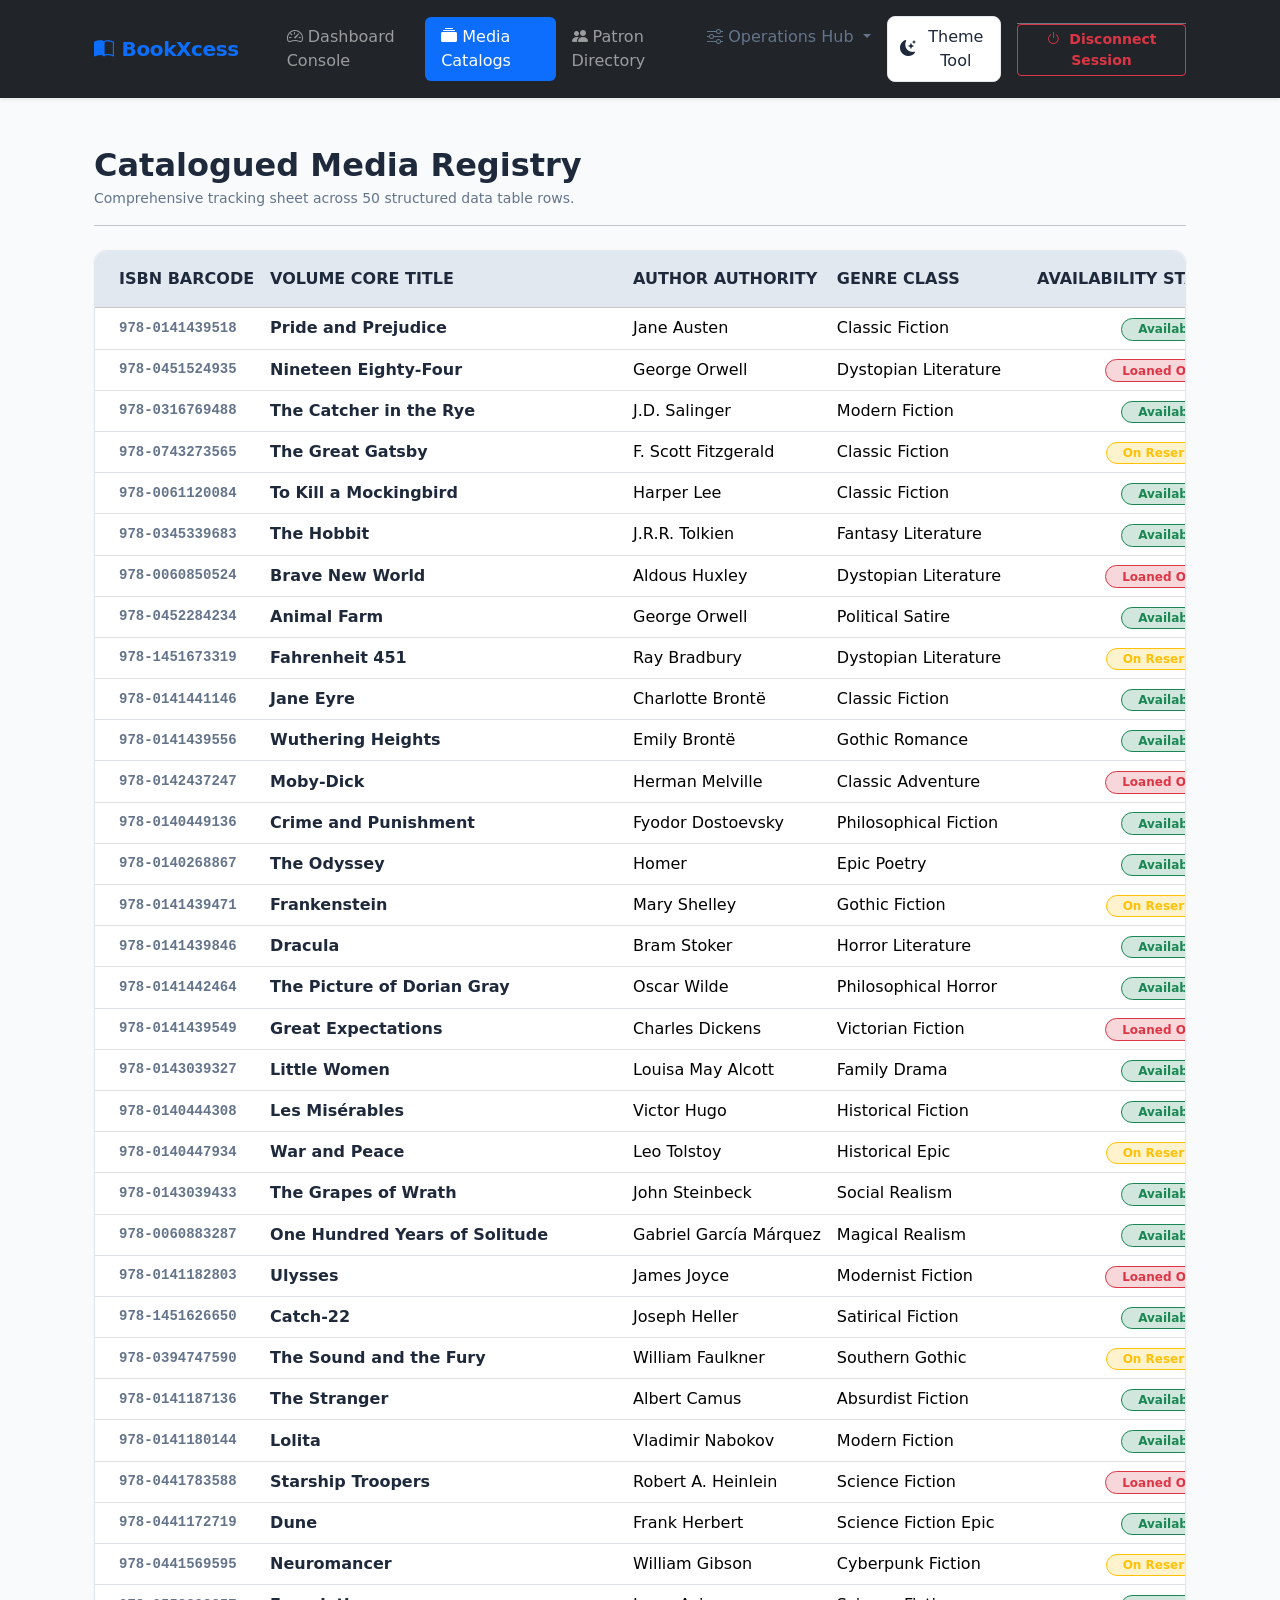
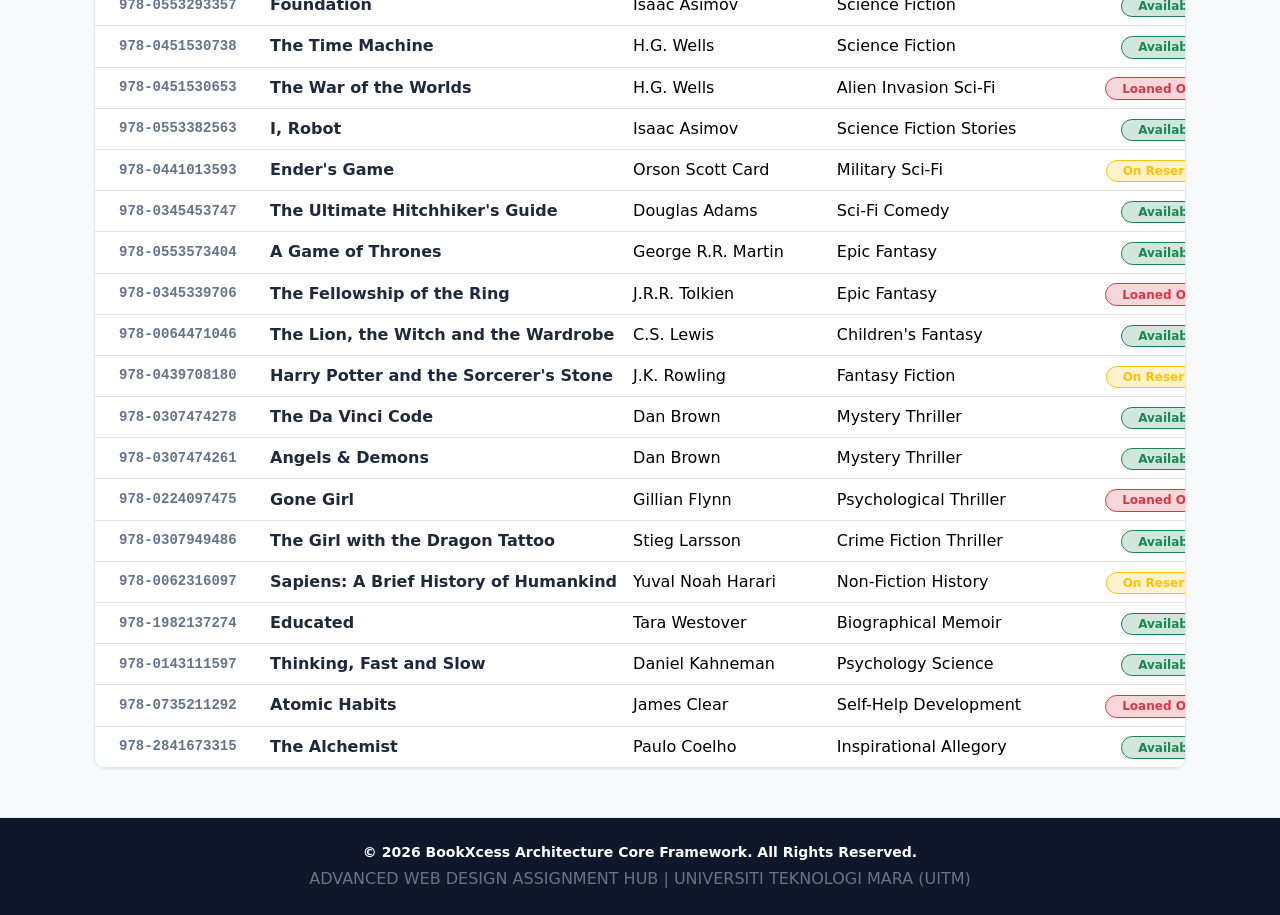
<file: books.html>
<!DOCTYPE html>
<html lang="en">
<head>
    <meta charset="UTF-8">
    <meta name="viewport" content="width=device-width, initial-scale=1.0">
    <title>BookXcess - Media Catalog Matrix</title>
    <meta name="description" content="IMS566 Modern Tabular Core Inventory Dataset Sheet Presenter Module View">
    
    <link href="https://cdn.jsdelivr.net/npm/bootstrap@5.3.2/dist/css/bootstrap.min.css" rel="stylesheet">
    <link href="https://cdn.jsdelivr.net/npm/bootstrap-icons@1.11.1/font/bootstrap-icons.css" rel="stylesheet">
    <link href="layout.css" rel="stylesheet">
</head>
<body>

    <nav class="navbar navbar-expand-lg navbar-dark bg-dark shadow-sm py-3">
        <div class="container px-4">
            <a class="navbar-brand navbar-custom-brand-link" href="dashboard.html"><i class="bi bi-book-half me-2"></i>BookXcess</a>
            <button class="navbar-toggler border-0" type="button" data-bs-toggle="collapse" data-bs-target="#modularSystemNavigationDropdown"><span class="navbar-toggler-icon"></span></button>
            <div class="collapse navbar-collapse" id="modularSystemNavigationDropdown">
                <ul class="navbar-nav me-auto mb-2 mb-lg-0 ms-lg-3">
                    <li class="nav-item my-1 my-lg-0"><a class="nav-link py-2 px-3" href="dashboard.html"><i class="bi bi-speedometer2 me-1.5"></i> Dashboard Console</a></li>
                    <li class="nav-item my-1 my-lg-0"><a class="nav-link active py-2 px-3 rounded text-white bg-primary bg-lg-transparent" href="books.html"><i class="bi bi-collection-fill me-1.5"></i> Media Catalogs</a></li>
                    <li class="nav-item my-1 my-lg-0"><a class="nav-link py-2 px-3" href="members.html"><i class="bi bi-people-fill me-1.5"></i> Patron Directory</a></li>
                    
                    <li class="nav-item dropdown my-1 my-lg-0">
                        <a class="nav-link dropdown-toggle py-2 px-3 text-secondary" href="#" id="systemServiceDropdownMenu" role="button" data-bs-toggle="dropdown" aria-expanded="false">
                            <i class="bi bi-sliders me-1.5"></i> Operations Hub
                        </a>
                        <ul class="dropdown-menu dropdown-menu-dark bg-dark border-secondary shadow" aria-labelledby="systemServiceDropdownMenu">
                            <li><a class="dropdown-item py-2" href="books.html"><i class="bi bi-plus-circle me-2"></i> Add Catalog Volume</a></li>
                            <li><a class="dropdown-item py-2" href="members.html"><i class="bi bi-person-plus me-2"></i> Register Borrower</a></li>
                            <li><hr class="dropdown-divider border-secondary"></li>
                            <li><a class="dropdown-item py-2 text-info" href="#"><i class="bi bi-file-earmark-bar-graph me-2"></i> Export Analytics</a></li>
                        </ul>
                    </li>
                </ul>
                
                <div class="d-flex align-items-center mb-3 mb-lg-0 me-lg-3">
                    <button class="theme-utility-btn w-100" onclick="toggleSystemTheme()" aria-label="Switch Mode">
                        <i id="themeToggleIcon" class="bi bi-moon-stars-fill me-2"></i>Theme Tool
                    </button>
                </div>

                <div class="d-flex border-top border-secondary pt-3 pt-lg-0 border-top-lg-0"><a href="index.html" class="btn btn-outline-danger btn-sm w-100 px-3 fw-bold"><i class="bi bi-power me-1"></i> Disconnect Session</a></div>
            </div>
        </div>
    </nav>

    <main class="application-view-wrapper container my-5 px-4">
        <header class="mb-4">
            <h2 class="fw-bold text-dark mb-1">Catalogued Media Registry</h2>
            <p class="text-secondary small mb-0">Comprehensive tracking sheet across 50 structured data table rows.</p>
            <hr class="opacity-10">
        </header>

        <section class="card data-display-container-card" aria-label="Structured Collection Data Grid">
            <div class="table-layout-boundary table-responsive">
                <table class="table table-hover align-middle mb-0 text-nowrap">
                    <thead class="table-light text-uppercase fs-7 tracking-wider text-secondary">
                        <tr>
                            <th class="ps-4 py-3">ISBN Barcode</th>
                            <th class="py-3">Volume Core Title</th>
                            <th class="py-3">Author Authority</th>
                            <th class="py-3">Genre Class</th>
                            <th class="pe-4 py-3 text-end">Availability State</th>
                        </tr>
                    </thead>
                    <tbody>
                        <tr>
                            <td class="ps-4 font-monospace text-primary small fw-semibold">978-0141439518</td>
                            <td class="fw-bold text-dark">Pride and Prejudice</td>
                            <td>Jane Austen</td>
                            <td>Classic Fiction</td>
                            <td class="pe-4 text-end"><span class="badge bg-success-subtle text-success border border-success px-3 py-1.5 rounded-pill">Available</span></td>
                        </tr>
                        <tr>
                            <td class="ps-4 font-monospace text-primary small fw-semibold">978-0451524935</td>
                            <td class="fw-bold text-dark">Nineteen Eighty-Four</td>
                            <td>George Orwell</td>
                            <td>Dystopian Literature</td>
                            <td class="pe-4 text-end"><span class="badge bg-danger-subtle text-danger border border-danger px-3 py-1.5 rounded-pill">Loaned Out</span></td>
                        </tr>
                        <tr>
                            <td class="ps-4 font-monospace text-primary small fw-semibold">978-0316769488</td>
                            <td class="fw-bold text-dark">The Catcher in the Rye</td>
                            <td>J.D. Salinger</td>
                            <td>Modern Fiction</td>
                            <td class="pe-4 text-end"><span class="badge bg-success-subtle text-success border border-success px-3 py-1.5 rounded-pill">Available</span></td>
                        </tr>
                        <tr>
                            <td class="ps-4 font-monospace text-primary small fw-semibold">978-0743273565</td>
                            <td class="fw-bold text-dark">The Great Gatsby</td>
                            <td>F. Scott Fitzgerald</td>
                            <td>Classic Fiction</td>
                            <td class="pe-4 text-end"><span class="badge bg-warning-subtle text-warning border border-warning px-3 py-1.5 rounded-pill">On Reserve</span></td>
                        </tr>
                        <tr>
                            <td class="ps-4 font-monospace text-primary small fw-semibold">978-0061120084</td>
                            <td class="fw-bold text-dark">To Kill a Mockingbird</td>
                            <td>Harper Lee</td>
                            <td>Classic Fiction</td>
                            <td class="pe-4 text-end"><span class="badge bg-success-subtle text-success border border-success px-3 py-1.5 rounded-pill">Available</span></td>
                        </tr>
                        <tr>
                            <td class="ps-4 font-monospace text-primary small fw-semibold">978-0345339683</td>
                            <td class="fw-bold text-dark">The Hobbit</td>
                            <td>J.R.R. Tolkien</td>
                            <td>Fantasy Literature</td>
                            <td class="pe-4 text-end"><span class="badge bg-success-subtle text-success border border-success px-3 py-1.5 rounded-pill">Available</span></td>
                        </tr>
                        <tr>
                            <td class="ps-4 font-monospace text-primary small fw-semibold">978-0060850524</td>
                            <td class="fw-bold text-dark">Brave New World</td>
                            <td>Aldous Huxley</td>
                            <td>Dystopian Literature</td>
                            <td class="pe-4 text-end"><span class="badge bg-danger-subtle text-danger border border-danger px-3 py-1.5 rounded-pill">Loaned Out</span></td>
                        </tr>
                        <tr>
                            <td class="ps-4 font-monospace text-primary small fw-semibold">978-0452284234</td>
                            <td class="fw-bold text-dark">Animal Farm</td>
                            <td>George Orwell</td>
                            <td>Political Satire</td>
                            <td class="pe-4 text-end"><span class="badge bg-success-subtle text-success border border-success px-3 py-1.5 rounded-pill">Available</span></td>
                        </tr>
                        <tr>
                            <td class="ps-4 font-monospace text-primary small fw-semibold">978-1451673319</td>
                            <td class="fw-bold text-dark">Fahrenheit 451</td>
                            <td>Ray Bradbury</td>
                            <td>Dystopian Literature</td>
                            <td class="pe-4 text-end"><span class="badge bg-warning-subtle text-warning border border-warning px-3 py-1.5 rounded-pill">On Reserve</span></td>
                        </tr>
                        <tr>
                            <td class="ps-4 font-monospace text-primary small fw-semibold">978-0141441146</td>
                            <td class="fw-bold text-dark">Jane Eyre</td>
                            <td>Charlotte Brontë</td>
                            <td>Classic Fiction</td>
                            <td class="pe-4 text-end"><span class="badge bg-success-subtle text-success border border-success px-3 py-1.5 rounded-pill">Available</span></td>
                        </tr>
                        <tr>
                            <td class="ps-4 font-monospace text-primary small fw-semibold">978-0141439556</td>
                            <td class="fw-bold text-dark">Wuthering Heights</td>
                            <td>Emily Brontë</td>
                            <td>Gothic Romance</td>
                            <td class="pe-4 text-end"><span class="badge bg-success-subtle text-success border border-success px-3 py-1.5 rounded-pill">Available</span></td>
                        </tr>
                        <tr>
                            <td class="ps-4 font-monospace text-primary small fw-semibold">978-0142437247</td>
                            <td class="fw-bold text-dark">Moby-Dick</td>
                            <td>Herman Melville</td>
                            <td>Classic Adventure</td>
                            <td class="pe-4 text-end"><span class="badge bg-danger-subtle text-danger border border-danger px-3 py-1.5 rounded-pill">Loaned Out</span></td>
                        </tr>
                        <tr>
                            <td class="ps-4 font-monospace text-primary small fw-semibold">978-0140449136</td>
                            <td class="fw-bold text-dark">Crime and Punishment</td>
                            <td>Fyodor Dostoevsky</td>
                            <td>Philosophical Fiction</td>
                            <td class="pe-4 text-end"><span class="badge bg-success-subtle text-success border border-success px-3 py-1.5 rounded-pill">Available</span></td>
                        </tr>
                        <tr>
                            <td class="ps-4 font-monospace text-primary small fw-semibold">978-0140268867</td>
                            <td class="fw-bold text-dark">The Odyssey</td>
                            <td>Homer</td>
                            <td>Epic Poetry</td>
                            <td class="pe-4 text-end"><span class="badge bg-success-subtle text-success border border-success px-3 py-1.5 rounded-pill">Available</span></td>
                        </tr>
                        <tr>
                            <td class="ps-4 font-monospace text-primary small fw-semibold">978-0141439471</td>
                            <td class="fw-bold text-dark">Frankenstein</td>
                            <td>Mary Shelley</td>
                            <td>Gothic Fiction</td>
                            <td class="pe-4 text-end"><span class="badge bg-warning-subtle text-warning border border-warning px-3 py-1.5 rounded-pill">On Reserve</span></td>
                        </tr>
                        <tr>
                            <td class="ps-4 font-monospace text-primary small fw-semibold">978-0141439846</td>
                            <td class="fw-bold text-dark">Dracula</td>
                            <td>Bram Stoker</td>
                            <td>Horror Literature</td>
                            <td class="pe-4 text-end"><span class="badge bg-success-subtle text-success border border-success px-3 py-1.5 rounded-pill">Available</span></td>
                        </tr>
                        <tr>
                            <td class="ps-4 font-monospace text-primary small fw-semibold">978-0141442464</td>
                            <td class="fw-bold text-dark">The Picture of Dorian Gray</td>
                            <td>Oscar Wilde</td>
                            <td>Philosophical Horror</td>
                            <td class="pe-4 text-end"><span class="badge bg-success-subtle text-success border border-success px-3 py-1.5 rounded-pill">Available</span></td>
                        </tr>
                        <tr>
                            <td class="ps-4 font-monospace text-primary small fw-semibold">978-0141439549</td>
                            <td class="fw-bold text-dark">Great Expectations</td>
                            <td>Charles Dickens</td>
                            <td>Victorian Fiction</td>
                            <td class="pe-4 text-end"><span class="badge bg-danger-subtle text-danger border border-danger px-3 py-1.5 rounded-pill">Loaned Out</span></td>
                        </tr>
                        <tr>
                            <td class="ps-4 font-monospace text-primary small fw-semibold">978-0143039327</td>
                            <td class="fw-bold text-dark">Little Women</td>
                            <td>Louisa May Alcott</td>
                            <td>Family Drama</td>
                            <td class="pe-4 text-end"><span class="badge bg-success-subtle text-success border border-success px-3 py-1.5 rounded-pill">Available</span></td>
                        </tr>
                        <tr>
                            <td class="ps-4 font-monospace text-primary small fw-semibold">978-0140444308</td>
                            <td class="fw-bold text-dark">Les Misérables</td>
                            <td>Victor Hugo</td>
                            <td>Historical Fiction</td>
                            <td class="pe-4 text-end"><span class="badge bg-success-subtle text-success border border-success px-3 py-1.5 rounded-pill">Available</span></td>
                        </tr>
                        <tr>
                            <td class="ps-4 font-monospace text-primary small fw-semibold">978-0140447934</td>
                            <td class="fw-bold text-dark">War and Peace</td>
                            <td>Leo Tolstoy</td>
                            <td>Historical Epic</td>
                            <td class="pe-4 text-end"><span class="badge bg-warning-subtle text-warning border border-warning px-3 py-1.5 rounded-pill">On Reserve</span></td>
                        </tr>
                        <tr>
                            <td class="ps-4 font-monospace text-primary small fw-semibold">978-0143039433</td>
                            <td class="fw-bold text-dark">The Grapes of Wrath</td>
                            <td>John Steinbeck</td>
                            <td>Social Realism</td>
                            <td class="pe-4 text-end"><span class="badge bg-success-subtle text-success border border-success px-3 py-1.5 rounded-pill">Available</span></td>
                        </tr>
                        <tr>
                            <td class="ps-4 font-monospace text-primary small fw-semibold">978-0060883287</td>
                            <td class="fw-bold text-dark">One Hundred Years of Solitude</td>
                            <td>Gabriel García Márquez</td>
                            <td>Magical Realism</td>
                            <td class="pe-4 text-end"><span class="badge bg-success-subtle text-success border border-success px-3 py-1.5 rounded-pill">Available</span></td>
                        </tr>
                        <tr>
                            <td class="ps-4 font-monospace text-primary small fw-semibold">978-0141182803</td>
                            <td class="fw-bold text-dark">Ulysses</td>
                            <td>James Joyce</td>
                            <td>Modernist Fiction</td>
                            <td class="pe-4 text-end"><span class="badge bg-danger-subtle text-danger border border-danger px-3 py-1.5 rounded-pill">Loaned Out</span></td>
                        </tr>
                        <tr>
                            <td class="ps-4 font-monospace text-primary small fw-semibold">978-1451626650</td>
                            <td class="fw-bold text-dark">Catch-22</td>
                            <td>Joseph Heller</td>
                            <td>Satirical Fiction</td>
                            <td class="pe-4 text-end"><span class="badge bg-success-subtle text-success border border-success px-3 py-1.5 rounded-pill">Available</span></td>
                        </tr>
                        <tr>
                            <td class="ps-4 font-monospace text-primary small fw-semibold">978-0394747590</td>
                            <td class="fw-bold text-dark">The Sound and the Fury</td>
                            <td>William Faulkner</td>
                            <td>Southern Gothic</td>
                            <td class="pe-4 text-end"><span class="badge bg-warning-subtle text-warning border border-warning px-3 py-1.5 rounded-pill">On Reserve</span></td>
                        </tr>
                        <tr>
                            <td class="ps-4 font-monospace text-primary small fw-semibold">978-0141187136</td>
                            <td class="fw-bold text-dark">The Stranger</td>
                            <td>Albert Camus</td>
                            <td>Absurdist Fiction</td>
                            <td class="pe-4 text-end"><span class="badge bg-success-subtle text-success border border-success px-3 py-1.5 rounded-pill">Available</span></td>
                        </tr>
                        <tr>
                            <td class="ps-4 font-monospace text-primary small fw-semibold">978-0141180144</td>
                            <td class="fw-bold text-dark">Lolita</td>
                            <td>Vladimir Nabokov</td>
                            <td>Modern Fiction</td>
                            <td class="pe-4 text-end"><span class="badge bg-success-subtle text-success border border-success px-3 py-1.5 rounded-pill">Available</span></td>
                        </tr>
                        <tr>
                            <td class="ps-4 font-monospace text-primary small fw-semibold">978-0441783588</td>
                            <td class="fw-bold text-dark">Starship Troopers</td>
                            <td>Robert A. Heinlein</td>
                            <td>Science Fiction</td>
                            <td class="pe-4 text-end"><span class="badge bg-danger-subtle text-danger border border-danger px-3 py-1.5 rounded-pill">Loaned Out</span></td>
                        </tr>
                        <tr>
                            <td class="ps-4 font-monospace text-primary small fw-semibold">978-0441172719</td>
                            <td class="fw-bold text-dark">Dune</td>
                            <td>Frank Herbert</td>
                            <td>Science Fiction Epic</td>
                            <td class="pe-4 text-end"><span class="badge bg-success-subtle text-success border border-success px-3 py-1.5 rounded-pill">Available</span></td>
                        </tr>
                        <tr>
                            <td class="ps-4 font-monospace text-primary small fw-semibold">978-0441569595</td>
                            <td class="fw-bold text-dark">Neuromancer</td>
                            <td>William Gibson</td>
                            <td>Cyberpunk Fiction</td>
                            <td class="pe-4 text-end"><span class="badge bg-warning-subtle text-warning border border-warning px-3 py-1.5 rounded-pill">On Reserve</span></td>
                        </tr>
                        <tr>
                            <td class="ps-4 font-monospace text-primary small fw-semibold">978-0553293357</td>
                            <td class="fw-bold text-dark">Foundation</td>
                            <td>Isaac Asimov</td>
                            <td>Science Fiction</td>
                            <td class="pe-4 text-end"><span class="badge bg-success-subtle text-success border border-success px-3 py-1.5 rounded-pill">Available</span></td>
                        </tr>
                        <tr>
                            <td class="ps-4 font-monospace text-primary small fw-semibold">978-0451530738</td>
                            <td class="fw-bold text-dark">The Time Machine</td>
                            <td>H.G. Wells</td>
                            <td>Science Fiction</td>
                            <td class="pe-4 text-end"><span class="badge bg-success-subtle text-success border border-success px-3 py-1.5 rounded-pill">Available</span></td>
                        </tr>
                        <tr>
                            <td class="ps-4 font-monospace text-primary small fw-semibold">978-0451530653</td>
                            <td class="fw-bold text-dark">The War of the Worlds</td>
                            <td>H.G. Wells</td>
                            <td>Alien Invasion Sci-Fi</td>
                            <td class="pe-4 text-end"><span class="badge bg-danger-subtle text-danger border border-danger px-3 py-1.5 rounded-pill">Loaned Out</span></td>
                        </tr>
                        <tr>
                            <td class="ps-4 font-monospace text-primary small fw-semibold">978-0553382563</td>
                            <td class="fw-bold text-dark">I, Robot</td>
                            <td>Isaac Asimov</td>
                            <td>Science Fiction Stories</td>
                            <td class="pe-4 text-end"><span class="badge bg-success-subtle text-success border border-success px-3 py-1.5 rounded-pill">Available</span></td>
                        </tr>
                        <tr>
                            <td class="ps-4 font-monospace text-primary small fw-semibold">978-0441013593</td>
                            <td class="fw-bold text-dark">Ender's Game</td>
                            <td>Orson Scott Card</td>
                            <td>Military Sci-Fi</td>
                            <td class="pe-4 text-end"><span class="badge bg-warning-subtle text-warning border border-warning px-3 py-1.5 rounded-pill">On Reserve</span></td>
                        </tr>
                        <tr>
                            <td class="ps-4 font-monospace text-primary small fw-semibold">978-0345453747</td>
                            <td class="fw-bold text-dark">The Ultimate Hitchhiker's Guide</td>
                            <td>Douglas Adams</td>
                            <td>Sci-Fi Comedy</td>
                            <td class="pe-4 text-end"><span class="badge bg-success-subtle text-success border border-success px-3 py-1.5 rounded-pill">Available</span></td>
                        </tr>
                        <tr>
                            <td class="ps-4 font-monospace text-primary small fw-semibold">978-0553573404</td>
                            <td class="fw-bold text-dark">A Game of Thrones</td>
                            <td>George R.R. Martin</td>
                            <td>Epic Fantasy</td>
                            <td class="pe-4 text-end"><span class="badge bg-success-subtle text-success border border-success px-3 py-1.5 rounded-pill">Available</span></td>
                        </tr>
                        <tr>
                            <td class="ps-4 font-monospace text-primary small fw-semibold">978-0345339706</td>
                            <td class="fw-bold text-dark">The Fellowship of the Ring</td>
                            <td>J.R.R. Tolkien</td>
                            <td>Epic Fantasy</td>
                            <td class="pe-4 text-end"><span class="badge bg-danger-subtle text-danger border border-danger px-3 py-1.5 rounded-pill">Loaned Out</span></td>
                        </tr>
                        <tr>
                            <td class="ps-4 font-monospace text-primary small fw-semibold">978-0064471046</td>
                            <td class="fw-bold text-dark">The Lion, the Witch and the Wardrobe</td>
                            <td>C.S. Lewis</td>
                            <td>Children's Fantasy</td>
                            <td class="pe-4 text-end"><span class="badge bg-success-subtle text-success border border-success px-3 py-1.5 rounded-pill">Available</span></td>
                        </tr>
                        <tr>
                            <td class="ps-4 font-monospace text-primary small fw-semibold">978-0439708180</td>
                            <td class="fw-bold text-dark">Harry Potter and the Sorcerer's Stone</td>
                            <td>J.K. Rowling</td>
                            <td>Fantasy Fiction</td>
                            <td class="pe-4 text-end"><span class="badge bg-warning-subtle text-warning border border-warning px-3 py-1.5 rounded-pill">On Reserve</span></td>
                        </tr>
                        <tr>
                            <td class="ps-4 font-monospace text-primary small fw-semibold">978-0307474278</td>
                            <td class="fw-bold text-dark">The Da Vinci Code</td>
                            <td>Dan Brown</td>
                            <td>Mystery Thriller</td>
                            <td class="pe-4 text-end"><span class="badge bg-success-subtle text-success border border-success px-3 py-1.5 rounded-pill">Available</span></td>
                        </tr>
                        <tr>
                            <td class="ps-4 font-monospace text-primary small fw-semibold">978-0307474261</td>
                            <td class="fw-bold text-dark">Angels & Demons</td>
                            <td>Dan Brown</td>
                            <td>Mystery Thriller</td>
                            <td class="pe-4 text-end"><span class="badge bg-success-subtle text-success border border-success px-3 py-1.5 rounded-pill">Available</span></td>
                        </tr>
                        <tr>
                            <td class="ps-4 font-monospace text-primary small fw-semibold">978-0224097475</td>
                            <td class="fw-bold text-dark">Gone Girl</td>
                            <td>Gillian Flynn</td>
                            <td>Psychological Thriller</td>
                            <td class="pe-4 text-end"><span class="badge bg-danger-subtle text-danger border border-danger px-3 py-1.5 rounded-pill">Loaned Out</span></td>
                        </tr>
                        <tr>
                            <td class="ps-4 font-monospace text-primary small fw-semibold">978-0307949486</td>
                            <td class="fw-bold text-dark">The Girl with the Dragon Tattoo</td>
                            <td>Stieg Larsson</td>
                            <td>Crime Fiction Thriller</td>
                            <td class="pe-4 text-end"><span class="badge bg-success-subtle text-success border border-success px-3 py-1.5 rounded-pill">Available</span></td>
                        </tr>
                        <tr>
                            <td class="ps-4 font-monospace text-primary small fw-semibold">978-0062316097</td>
                            <td class="fw-bold text-dark">Sapiens: A Brief History of Humankind</td>
                            <td>Yuval Noah Harari</td>
                            <td>Non-Fiction History</td>
                            <td class="pe-4 text-end"><span class="badge bg-warning-subtle text-warning border border-warning px-3 py-1.5 rounded-pill">On Reserve</span></td>
                        </tr>
                        <tr>
                            <td class="ps-4 font-monospace text-primary small fw-semibold">978-1982137274</td>
                            <td class="fw-bold text-dark">Educated</td>
                            <td>Tara Westover</td>
                            <td>Biographical Memoir</td>
                            <td class="pe-4 text-end"><span class="badge bg-success-subtle text-success border border-success px-3 py-1.5 rounded-pill">Available</span></td>
                        </tr>
                        <tr>
                            <td class="ps-4 font-monospace text-primary small fw-semibold">978-0143111597</td>
                            <td class="fw-bold text-dark">Thinking, Fast and Slow</td>
                            <td>Daniel Kahneman</td>
                            <td>Psychology Science</td>
                            <td class="pe-4 text-end"><span class="badge bg-success-subtle text-success border border-success px-3 py-1.5 rounded-pill">Available</span></td>
                        </tr>
                        <tr>
                            <td class="ps-4 font-monospace text-primary small fw-semibold">978-0735211292</td>
                            <td class="fw-bold text-dark">Atomic Habits</td>
                            <td>James Clear</td>
                            <td>Self-Help Development</td>
                            <td class="pe-4 text-end"><span class="badge bg-danger-subtle text-danger border border-danger px-3 py-1.5 rounded-pill">Loaned Out</span></td>
                        </tr>
                        <tr>
                            <td class="ps-4 font-monospace text-primary small fw-semibold">978-2841673315</td>
                            <td class="fw-bold text-dark">The Alchemist</td>
                            <td>Paulo Coelho</td>
                            <td>Inspirational Allegory</td>
                            <td class="pe-4 text-end"><span class="badge bg-success-subtle text-success border border-success px-3 py-1.5 rounded-pill">Available</span></td>
                        </tr>
                    </tbody>
                </table>
            </div>
        </section>
    </main>

    <footer class="text-white-50 text-center py-4 mt-auto">
        <div class="container px-4">
            <p class="mb-1 text-white small fw-semibold">&copy; 2026 BookXcess Architecture Core Framework. All Rights Reserved.</p>
            <p class="mb-0 text-muted extra-small text-uppercase tracking-wider">Advanced Web Design Assignment Hub | Universiti Teknologi MARA (UiTM)</p>
        </div>
    </footer>

    <script src="https://cdn.jsdelivr.net/npm/bootstrap@5.3.2/dist/js/bootstrap.bundle.min.js"></script>
    <script>
        const root = document.documentElement;
        const icon = document.getElementById('themeToggleIcon');
        
        if (localStorage.getItem('themePreference') === 'dark') {
            root.setAttribute('data-theme', 'dark');
            icon.className = "bi bi-sun-fill me-2";
        }

        function toggleSystemTheme() {
            if (root.getAttribute('data-theme') === 'dark') {
                root.setAttribute('data-theme', 'light');
                icon.className = "bi bi-moon-stars-fill me-2";
                localStorage.setItem('themePreference', 'light');
            } else {
                root.setAttribute('data-theme', 'dark');
                icon.className = "bi bi-sun-fill me-2";
                localStorage.setItem('themePreference', 'dark');
            }
        }
    </script>
</body>
</html>
</file>
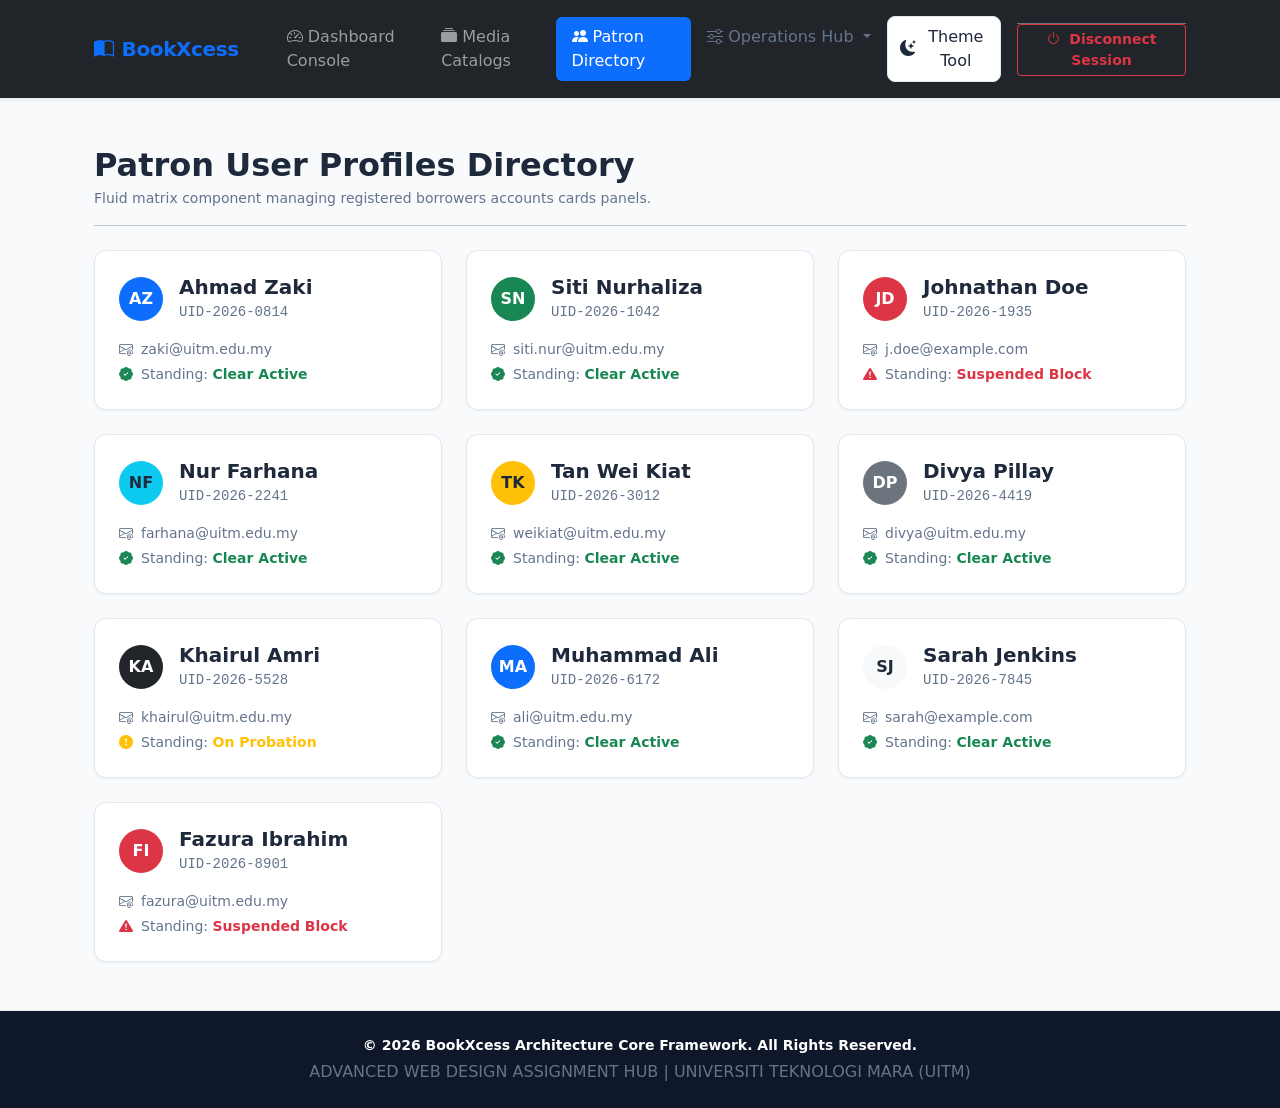
<file: members.html>
<!DOCTYPE html>
<html lang="en">
<head>
    <meta charset="UTF-8">
    <meta name="viewport" content="width=device-width, initial-scale=1.0">
    <title>BookXcess - Patron Registry Card Deck</title>
    <meta name="description" content="IMS566 Library Application Alternative Fluid Grid Block Card Layout Dataset View Core">
    
    <link href="https://cdn.jsdelivr.net/npm/bootstrap@5.3.2/dist/css/bootstrap.min.css" rel="stylesheet">
    <link href="https://cdn.jsdelivr.net/npm/bootstrap-icons@1.11.1/font/bootstrap-icons.css" rel="stylesheet">
    <link href="layout.css" rel="stylesheet">
</head>
<body>

    <nav class="navbar navbar-expand-lg navbar-dark bg-dark shadow-sm py-3">
        <div class="container px-4">
            <a class="navbar-brand navbar-custom-brand-link" href="dashboard.html"><i class="bi bi-book-half me-2"></i>BookXcess</a>
            <button class="navbar-toggler border-0" type="button" data-bs-toggle="collapse" data-bs-target="#modularSystemNavigationDropdown"><span class="navbar-toggler-icon"></span></button>
            <div class="collapse navbar-collapse" id="modularSystemNavigationDropdown">
                <ul class="navbar-nav me-auto mb-2 mb-lg-0 ms-lg-3">
                    <li class="nav-item my-1 my-lg-0"><a class="nav-link py-2 px-3" href="dashboard.html"><i class="bi bi-speedometer2 me-1.5"></i> Dashboard Console</a></li>
                    <li class="nav-item my-1 my-lg-0"><a class="nav-link py-2 px-3" href="books.html"><i class="bi bi-collection-fill me-1.5"></i> Media Catalogs</a></li>
                    <li class="nav-item my-1 my-lg-0"><a class="nav-link active py-2 px-3 rounded text-white bg-primary bg-lg-transparent" href="members.html"><i class="bi bi-people-fill me-1.5"></i> Patron Directory</a></li>
                    
                    <li class="nav-item dropdown my-1 my-lg-0">
                        <a class="nav-link dropdown-toggle py-2 px-3 text-secondary" href="#" id="systemServiceDropdownMenu" role="button" data-bs-toggle="dropdown" aria-expanded="false">
                            <i class="bi bi-sliders me-1.5"></i> Operations Hub
                        </a>
                        <ul class="dropdown-menu dropdown-menu-dark bg-dark border-secondary shadow" aria-labelledby="systemServiceDropdownMenu">
                            <li><a class="dropdown-item py-2" href="books.html"><i class="bi bi-plus-circle me-2"></i> Add Catalog Volume</a></li>
                            <li><a class="dropdown-item py-2" href="members.html"><i class="bi bi-person-plus me-2"></i> Register Borrower</a></li>
                            <li><hr class="dropdown-divider border-secondary"></li>
                            <li><a class="dropdown-item py-2 text-info" href="#"><i class="bi bi-file-earmark-bar-graph me-2"></i> Export Analytics</a></li>
                        </ul>
                    </li>
                </ul>
                
                <div class="d-flex align-items-center mb-3 mb-lg-0 me-lg-3">
                    <button class="theme-utility-btn w-100" onclick="toggleSystemTheme()" aria-label="Switch Mode">
                        <i id="themeToggleIcon" class="bi bi-moon-stars-fill me-2"></i>Theme Tool
                    </button>
                </div>

                <div class="d-flex border-top border-secondary pt-3 pt-lg-0 border-top-lg-0"><a href="index.html" class="btn btn-outline-danger btn-sm w-100 px-3 fw-bold"><i class="bi bi-power me-1"></i> Disconnect Session</a></div>
            </div>
        </div>
    </nav>

    <main class="application-view-wrapper container my-5 px-4">
        <header class="mb-4">
            <h2 class="fw-bold text-dark mb-1">Patron User Profiles Directory</h2>
            <p class="text-secondary small mb-0">Fluid matrix component managing registered borrowers accounts cards panels.</p>
            <hr class="opacity-10">
        </header>

        <section class="row g-4" aria-label="Patron Structural Record Grid">
            
            <div class="col-12 col-md-6 col-lg-4">
                <div class="card data-display-container-card h-100 p-2">
                    <div class="card-body">
                        <div class="d-flex align-items-center mb-3">
                            <div class="patron-identity-avatar bg-primary text-white">AZ</div>
                            <div class="ms-3">
                                <h5 class="fw-bold mb-0 text-dark small-md-normal">Ahmad Zaki</h5>
                                <small class="text-secondary font-monospace extra-small">UID-2026-0814</small>
                            </div>
                        </div>
                        <p class="card-text mb-1 text-muted small"><i class="bi bi-envelope-at me-2"></i>zaki@uitm.edu.my</p>
                        <p class="card-text mb-0 text-muted small"><i class="bi bi-patch-check-fill text-success me-2"></i>Standing: <span class="text-success fw-bold">Clear Active</span></p>
                    </div>
                </div>
            </div>

            <div class="col-12 col-md-6 col-lg-4">
                <div class="card data-display-container-card h-100 p-2">
                    <div class="card-body">
                        <div class="d-flex align-items-center mb-3">
                            <div class="patron-identity-avatar bg-success text-white">SN</div>
                            <div class="ms-3">
                                <h5 class="fw-bold mb-0 text-dark small-md-normal">Siti Nurhaliza</h5>
                                <small class="text-secondary font-monospace extra-small">UID-2026-1042</small>
                            </div>
                        </div>
                        <p class="card-text mb-1 text-muted small"><i class="bi bi-envelope-at me-2"></i>siti.nur@uitm.edu.my</p>
                        <p class="card-text mb-0 text-muted small"><i class="bi bi-patch-check-fill text-success me-2"></i>Standing: <span class="text-success fw-bold">Clear Active</span></p>
                    </div>
                </div>
            </div>

            <div class="col-12 col-md-6 col-lg-4">
                <div class="card data-display-container-card h-100 p-2">
                    <div class="card-body">
                        <div class="d-flex align-items-center mb-3">
                            <div class="patron-identity-avatar bg-danger text-white">JD</div>
                            <div class="ms-3">
                                <h5 class="fw-bold mb-0 text-dark small-md-normal">Johnathan Doe</h5>
                                <small class="text-secondary font-monospace extra-small">UID-2026-1935</small>
                            </div>
                        </div>
                        <p class="card-text mb-1 text-muted small"><i class="bi bi-envelope-at me-2"></i>j.doe@example.com</p>
                        <p class="card-text mb-0 text-muted small"><i class="bi bi-exclamation-triangle-fill text-danger me-2"></i>Standing: <span class="text-danger fw-bold">Suspended Block</span></p>
                    </div>
                </div>
            </div>

            <div class="col-12 col-md-6 col-lg-4">
                <div class="card data-display-container-card h-100 p-2">
                    <div class="card-body">
                        <div class="d-flex align-items-center mb-3">
                            <div class="patron-identity-avatar bg-info text-dark">NF</div>
                            <div class="ms-3">
                                <h5 class="fw-bold mb-0 text-dark small-md-normal">Nur Farhana</h5>
                                <small class="text-secondary font-monospace extra-small">UID-2026-2241</small>
                            </div>
                        </div>
                        <p class="card-text mb-1 text-muted small"><i class="bi bi-envelope-at me-2"></i>farhana@uitm.edu.my</p>
                        <p class="card-text mb-0 text-muted small"><i class="bi bi-patch-check-fill text-success me-2"></i>Standing: <span class="text-success fw-bold">Clear Active</span></p>
                    </div>
                </div>
            </div>

            <div class="col-12 col-md-6 col-lg-4">
                <div class="card data-display-container-card h-100 p-2">
                    <div class="card-body">
                        <div class="d-flex align-items-center mb-3">
                            <div class="patron-identity-avatar bg-warning text-dark">TK</div>
                            <div class="ms-3">
                                <h5 class="fw-bold mb-0 text-dark small-md-normal">Tan Wei Kiat</h5>
                                <small class="text-secondary font-monospace extra-small">UID-2026-3012</small>
                            </div>
                        </div>
                        <p class="card-text mb-1 text-muted small"><i class="bi bi-envelope-at me-2"></i>weikiat@uitm.edu.my</p>
                        <p class="card-text mb-0 text-muted small"><i class="bi bi-patch-check-fill text-success me-2"></i>Standing: <span class="text-success fw-bold">Clear Active</span></p>
                    </div>
                </div>
            </div>

            <div class="col-12 col-md-6 col-lg-4">
                <div class="card data-display-container-card h-100 p-2">
                    <div class="card-body">
                        <div class="d-flex align-items-center mb-3">
                            <div class="patron-identity-avatar bg-secondary text-white">DP</div>
                            <div class="ms-3">
                                <h5 class="fw-bold mb-0 text-dark small-md-normal">Divya Pillay</h5>
                                <small class="text-secondary font-monospace extra-small">UID-2026-4419</small>
                            </div>
                        </div>
                        <p class="card-text mb-1 text-muted small"><i class="bi bi-envelope-at me-2"></i>divya@uitm.edu.my</p>
                        <p class="card-text mb-0 text-muted small"><i class="bi bi-patch-check-fill text-success me-2"></i>Standing: <span class="text-success fw-bold">Clear Active</span></p>
                    </div>
                </div>
            </div>

            <div class="col-12 col-md-6 col-lg-4">
                <div class="card data-display-container-card h-100 p-2">
                    <div class="card-body">
                        <div class="d-flex align-items-center mb-3">
                            <div class="patron-identity-avatar bg-dark text-white">KA</div>
                            <div class="ms-3">
                                <h5 class="fw-bold mb-0 text-dark small-md-normal">Khairul Amri</h5>
                                <small class="text-secondary font-monospace extra-small">UID-2026-5528</small>
                            </div>
                        </div>
                        <p class="card-text mb-1 text-muted small"><i class="bi bi-envelope-at me-2"></i>khairul@uitm.edu.my</p>
                        <p class="card-text mb-0 text-muted small"><i class="bi bi-exclamation-circle-fill text-warning me-2"></i>Standing: <span class="text-warning fw-bold">On Probation</span></p>
                    </div>
                </div>
            </div>

            <div class="col-12 col-md-6 col-lg-4">
                <div class="card data-display-container-card h-100 p-2">
                    <div class="card-body">
                        <div class="d-flex align-items-center mb-3">
                            <div class="patron-identity-avatar bg-primary text-white">MA</div>
                            <div class="ms-3">
                                <h5 class="fw-bold mb-0 text-dark small-md-normal">Muhammad Ali</h5>
                                <small class="text-secondary font-monospace extra-small">UID-2026-6172</small>
                            </div>
                        </div>
                        <p class="card-text mb-1 text-muted small"><i class="bi bi-envelope-at me-2"></i>ali@uitm.edu.my</p>
                        <p class="card-text mb-0 text-muted small"><i class="bi bi-patch-check-fill text-success me-2"></i>Standing: <span class="text-success fw-bold">Clear Active</span></p>
                    </div>
                </div>
            </div>

            <div class="col-12 col-md-6 col-lg-4">
                <div class="card data-display-container-card h-100 p-2">
                    <div class="card-body">
                        <div class="d-flex align-items-center mb-3">
                            <div class="patron-identity-avatar bg-light text-dark">SJ</div>
                            <div class="ms-3">
                                <h5 class="fw-bold mb-0 text-dark small-md-normal">Sarah Jenkins</h5>
                                <small class="text-secondary font-monospace extra-small">UID-2026-7845</small>
                            </div>
                        </div>
                        <p class="card-text mb-1 text-muted small"><i class="bi bi-envelope-at me-2"></i>sarah@example.com</p>
                        <p class="card-text mb-0 text-muted small"><i class="bi bi-patch-check-fill text-success me-2"></i>Standing: <span class="text-success fw-bold">Clear Active</span></p>
                    </div>
                </div>
            </div>

            <div class="col-12 col-md-6 col-lg-4">
                <div class="card data-display-container-card h-100 p-2">
                    <div class="card-body">
                        <div class="d-flex align-items-center mb-3">
                            <div class="patron-identity-avatar bg-danger text-white">FI</div>
                            <div class="ms-3">
                                <h5 class="fw-bold mb-0 text-dark small-md-normal">Fazura Ibrahim</h5>
                                <small class="text-secondary font-monospace extra-small">UID-2026-8901</small>
                            </div>
                        </div>
                        <p class="card-text mb-1 text-muted small"><i class="bi bi-envelope-at me-2"></i>fazura@uitm.edu.my</p>
                        <p class="card-text mb-0 text-muted small"><i class="bi bi-exclamation-triangle-fill text-danger me-2"></i>Standing: <span class="text-danger fw-bold">Suspended Block</span></p>
                    </div>
                </div>
            </div>
            
        </section>
    </main>

    <footer class="text-white-50 text-center py-4 mt-auto">
        <div class="container px-4">
            <p class="mb-1 text-white small fw-semibold">&copy; 2026 BookXcess Architecture Core Framework. All Rights Reserved.</p>
            <p class="mb-0 text-muted extra-small text-uppercase tracking-wider">Advanced Web Design Assignment Hub | Universiti Teknologi MARA (UiTM)</p>
        </div>
    </footer>

    <script src="https://cdn.jsdelivr.net/npm/bootstrap@5.3.2/dist/js/bootstrap.bundle.min.js"></script>
    <script>
        const root = document.documentElement;
        const icon = document.getElementById('themeToggleIcon');
        
        if (localStorage.getItem('themePreference') === 'dark') {
            root.setAttribute('data-theme', 'dark');
            icon.className = "bi bi-sun-fill me-2";
        }

        function toggleSystemTheme() {
            if (root.getAttribute('data-theme') === 'dark') {
                root.setAttribute('data-theme', 'light');
                icon.className = "bi bi-moon-stars-fill me-2";
                localStorage.setItem('themePreference', 'light');
            } else {
                root.setAttribute('data-theme', 'dark');
                icon.className = "bi bi-sun-fill me-2";
                localStorage.setItem('themePreference', 'dark');
            }
        }
    </script>
</body>
</html>
</file>
<file: layout.css>
/* ==========================================================================
   IMS566 INDIVIDUAL ASSIGNMENT - PRESENTATION LAYER WITH LIGHT/DARK MODES
   ========================================================================== */

/* 1. Global Light Theme Property Tokens (Default State) */
:root, [data-theme="light"] {
    --brand-primary: #0d6efd;
    --brand-dark-neutral: #0f172a;
    --bg-canvas: #f8fafc;
    --card-surface: #ffffff;
    --border-soft: #e2e8f0;
    
    /* Font Color Tokens for Light Mode */
    --text-main: #1e293b;         /* Deep slate for high legibility */
    --text-muted-custom: #64748b;  /* Muted secondary gray */
    
    --shadow-sm: 0 1px 3px rgba(0,0,0,0.05);
    --shadow-lg: 0 20px 25px -5px rgba(0,0,0,0.08);
}

/* 2. Global Dark Theme Property Tokens Override Matrix */
[data-theme="dark"] {
    --bg-canvas: #0f172a;
    --card-surface: #1e293b;
    --border-soft: #334155;
    
    /* Font Color Tokens for Dark Mode */
    --text-main: #f8fafc;         /* Crisp off-white to prevent eye strain */
    --text-muted-custom: #94a3b8;  /* Soft silver for secondary descriptions */
    
    --shadow-sm: 0 1px 3px rgba(0,0,0,0.3);
    --shadow-lg: 0 20px 25px -5px rgba(0,0,0,0.5);
}

/* 3. Global Typography Theme Dynamic Bindings */
body {
    background-color: var(--bg-canvas);
    color: var(--text-main);
    font-family: 'Inter', system-ui, -apple-system, sans-serif;
    min-height: 100vh;
    display: flex;
    flex-direction: column;
    margin: 0;
    transition: background-color 0.3s ease, color 0.3s ease;
}

/* Overrides Bootstrap's hardcoded utility colors instantly across standard texts */
h1, h2, h3, h4, h5, h6, p, label, span, td, th, .form-control {
    color: var(--text-main);
    transition: color 0.3s ease;
}

/* Overrides primary text classes if they exist inline */
.text-dark {
    color: var(--text-main) !important;
}

/* Overrides muted/secondary text elements cleanly */
.text-secondary, .text-muted, .small, .extra-small {
    color: var(--text-muted-custom) !important;
    transition: color 0.3s ease;
}

/* Fixes input fields so typed text and placeholders look correct in dark mode */
.form-control::placeholder {
    color: var(--text-muted-custom) !important;
}
.form-control {
    background-color: transparent !important;
    border-color: var(--border-soft) !important;
}

/* ==========================================================================
   DARK MODE TABLE CONTRAST & SPECIFICITY FIXES
   ========================================================================== */
[data-theme="dark"] .table {
    --bs-table-color: var(--text-main) !important;
    --bs-table-bg: transparent !important;
    --bs-table-hover-color: var(--text-main) !important;
    --bs-table-hover-bg: rgba(255, 255, 255, 0.03) !important;
    border-color: var(--border-soft) !important;
}

[data-theme="dark"] .table td, 
[data-theme="dark"] .table th {
    color: var(--text-main) !important;
    border-bottom-color: var(--border-soft) !important;
}

/* ==========================================================================
   4. Component Safety Fixes (Prevents Button Color Hijacking)
   ========================================================================== */

/* Light Mode Rules (Default State) */
.btn-outline-danger {
    color: #dc3545 !important;            /* High-contrast Red text for Light Mode */
    border-color: #dc3545 !important;     /* Clean Red border line */
    background-color: transparent !important;
    transition: all 0.2s ease-in-out;
}

/* Light Mode Hover State */
.btn-outline-danger:hover {
    color: #ffffff !important;            /* Sharp White text over Red background */
    background-color: #dc3545 !important; /* Solid Red background color filled */
    border-color: #dc3545 !important;
}

/* Explicit Dark Mode Overrides */
[data-theme="dark"] .btn-outline-danger {
    color: #ff6b6b !important;            /* Lighter, high-visibility Red text on Dark canvas */
    border-color: #ff6b6b !important;     /* Matching high-visibility border line */
    background-color: transparent !important;
}

/* Dark Mode Hover State */
[data-theme="dark"] .btn-outline-danger:hover {
    color: #ffffff !important;            /* Clean White text over filled background */
    background-color: #dc3545 !important; /* Rich Red block fill */
    border-color: #dc3545 !important;
}

/* ==========================================================================
   Structural Layout Components
   ========================================================================== */

.application-view-wrapper {
    flex: 1;
}

/* Scope 3.1: Adaptive Auth Viewport Layout Mechanics */
.auth-viewport-centering-container {
    min-height: 80vh;
    display: flex;
    align-items: center;
    justify-content: center;
    padding: 1rem;
}

.auth-panel-card {
    border: 1px solid var(--border-soft);
    border-radius: 1rem;
    box-shadow: var(--shadow-lg);
    background-color: var(--card-surface);
    width: 100%;
    transition: background-color 0.3s ease, border-color 0.3s ease;
}

.auth-badge-graphic-icon {
    background-color: var(--brand-primary);
    color: #ffffff !important;
    display: inline-flex;
    align-items: center;
    justify-content: center;
    width: 60px;
    height: 60px;
    border-radius: 50%;
    margin-bottom: 1.25rem;
    box-shadow: 0 8px 16px rgba(13, 110, 253, 0.2);
}
/* Ensure icon inside badge keeps white text */
.auth-badge-graphic-icon i {
    color: #ffffff !important;
}

/* Scope 3.3: Executive Dashboard Summary Cards */
.dashboard-summary-metric-card {
    border: 1px solid var(--border-soft);
    border-radius: 0.75rem;
    box-shadow: var(--shadow-sm);
    transition: transform 0.2s ease, box-shadow 0.2s ease, background-color 0.3s ease;
    background-color: var(--card-surface);
}

.dashboard-summary-metric-card:hover {
    transform: translateY(-4px);
}

.metric-visual-badge {
    border-radius: 0.5rem;
    padding: 0.75rem;
    font-size: 1.5rem;
    display: inline-flex;
    align-items: center;
    justify-content: center;
}

/* Scope 3.4: Data Layout Micro-Styles */
.data-display-container-card {
    border: 1px solid var(--border-soft);
    border-radius: 0.75rem;
    box-shadow: var(--shadow-sm);
    background-color: var(--card-surface);
    transition: background-color 0.3s ease, border-color 0.3s ease;
}

.table-layout-boundary {
    border-radius: 0.75rem;
    overflow: hidden;
}

/* Table Framework Color Inversions */
.table-light { 
    --bs-table-bg: var(--border-soft) !important; 
    --bs-table-color: var(--text-main) !important; 
}

.patron-identity-avatar {
    width: 44px;
    height: 44px;
    border-radius: 50%;
    display: flex;
    align-items: center;
    justify-content: center;
    font-weight: 700;
}

/* Chart Height Wrapper Configuration */
.chart-view-frame-wrapper {
    position: relative;
    width: 100%;
    height: 280px;
}

@media (min-width: 768px) {
    .chart-view-frame-wrapper { height: 350px; }
}

.navbar-custom-brand-link {
    font-weight: 800;
    letter-spacing: -0.02em;
    color: var(--brand-primary) !important;
}

/* Theme Toggle Button Layout rules */
.theme-utility-btn {
    border: 1px solid var(--border-soft);
    background-color: var(--card-surface);
    color: var(--text-main) !important;
    padding: 0.5rem 0.75rem;
    border-radius: 0.5rem;
    cursor: pointer;
    display: inline-flex;
    align-items: center;
    justify-content: center;
    transition: all 0.2s ease;
}

.theme-utility-btn i {
    color: var(--text-main) !important;
}

.theme-utility-btn:hover {
    background-color: var(--border-soft);
}

footer {
    border-top: 1px solid var(--border-soft);
    background-color: var(--brand-dark-neutral);
}
/* Ensure footer descriptions retain structural styling text color rules */
footer p {
    color: rgba(255, 255, 255, 0.6) !important;
}
footer .text-white {
    color: #ffffff !important;
}

/* ==========================================================================
   5. MOBILE TABLE REFLOW LAYOUT MATRIX Engine
   ========================================================================== */
@media (max-width: 767.98px) {
    /* Break down standard grid formatting structures on responsive screens */
    .table-responsive-mobile, 
    .table-responsive-mobile thead, 
    .table-responsive-mobile tbody, 
    .table-responsive-mobile th, 
    .table-responsive-mobile td, 
    .table-responsive-mobile tr { 
        display: block !important; 
        width: 100% !important;
    }
    
    /* Remove the default row headers securely */
    .table-responsive-mobile thead {
        display: none !important;
    }
    
    /* Dress up every database row entry as an isolated viewport dashboard card */
    .table-responsive-mobile tr {
        border-bottom: 2px solid var(--border-soft) !important;
        padding: 1rem 0 !important;
        background-color: var(--card-surface) !important;
    }
    
    /* Restructure the layout matrix coordinates dynamically */
    .table-responsive-mobile td {
        text-align: left !important;
        padding: 0.5rem 1rem !important;
        border: none !important;
        position: relative;
        padding-left: 45% !important; /* Reserve real estate area for row attributes */
        white-space: normal !important; /* Allow long titles to wrap instead of clip */
    }
    
    /* Extract metadata dynamically from data-label attributes */
    .table-responsive-mobile td::before {
        content: attr(data-label);
        position: absolute;
        left: 1rem;
        top: 50%;
        transform: translateY(-50%);
        width: 40%;
        font-weight: 700;
        text-transform: uppercase;
        font-size: 0.72rem;
        letter-spacing: 0.03em;
        color: var(--text-muted-custom) !important;
    }
    
    /* Wipe unnecessary spacing offsets across compressed mobile interfaces */
    .table-responsive-mobile td.text-end,
    .table-responsive-mobile td.pe-4 {
        text-align: left !important;
    }
    .table-responsive-mobile td.ps-4 {
        padding-left: 45% !important;
    }
}
</file>
